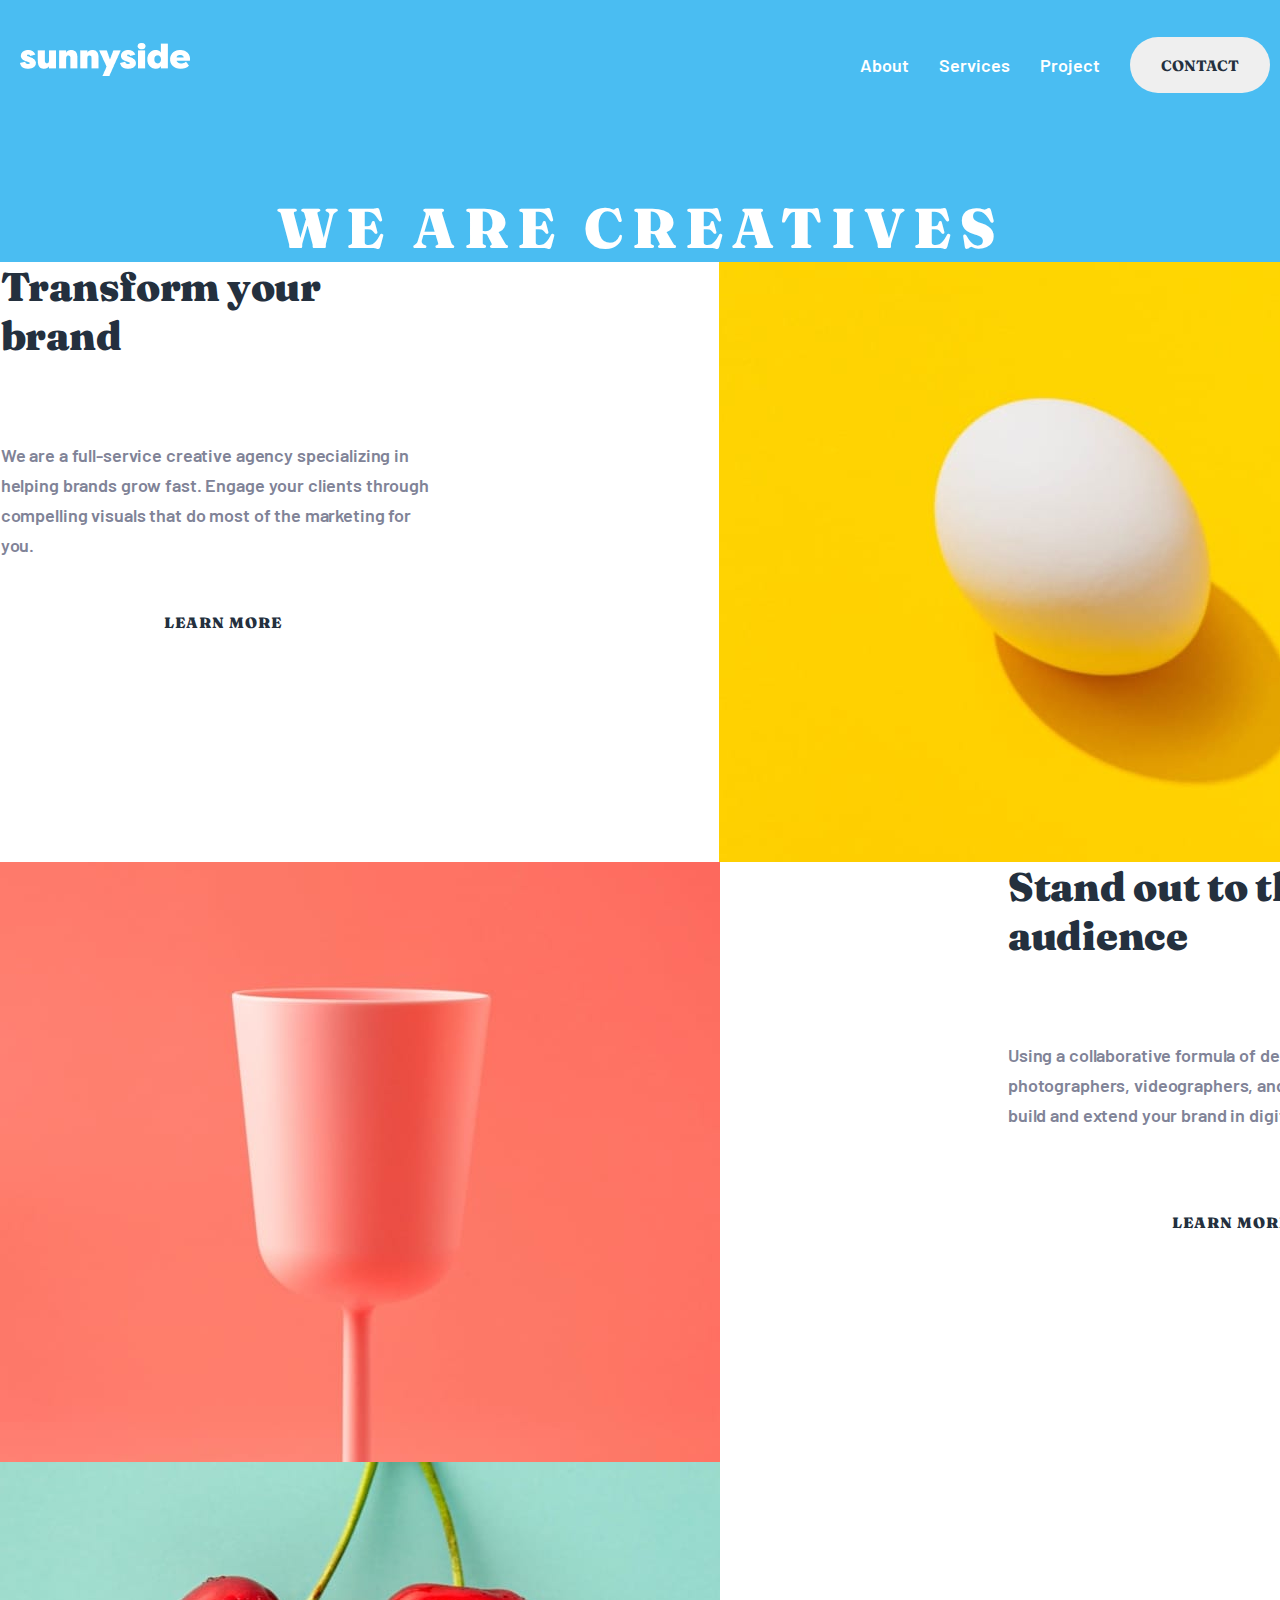
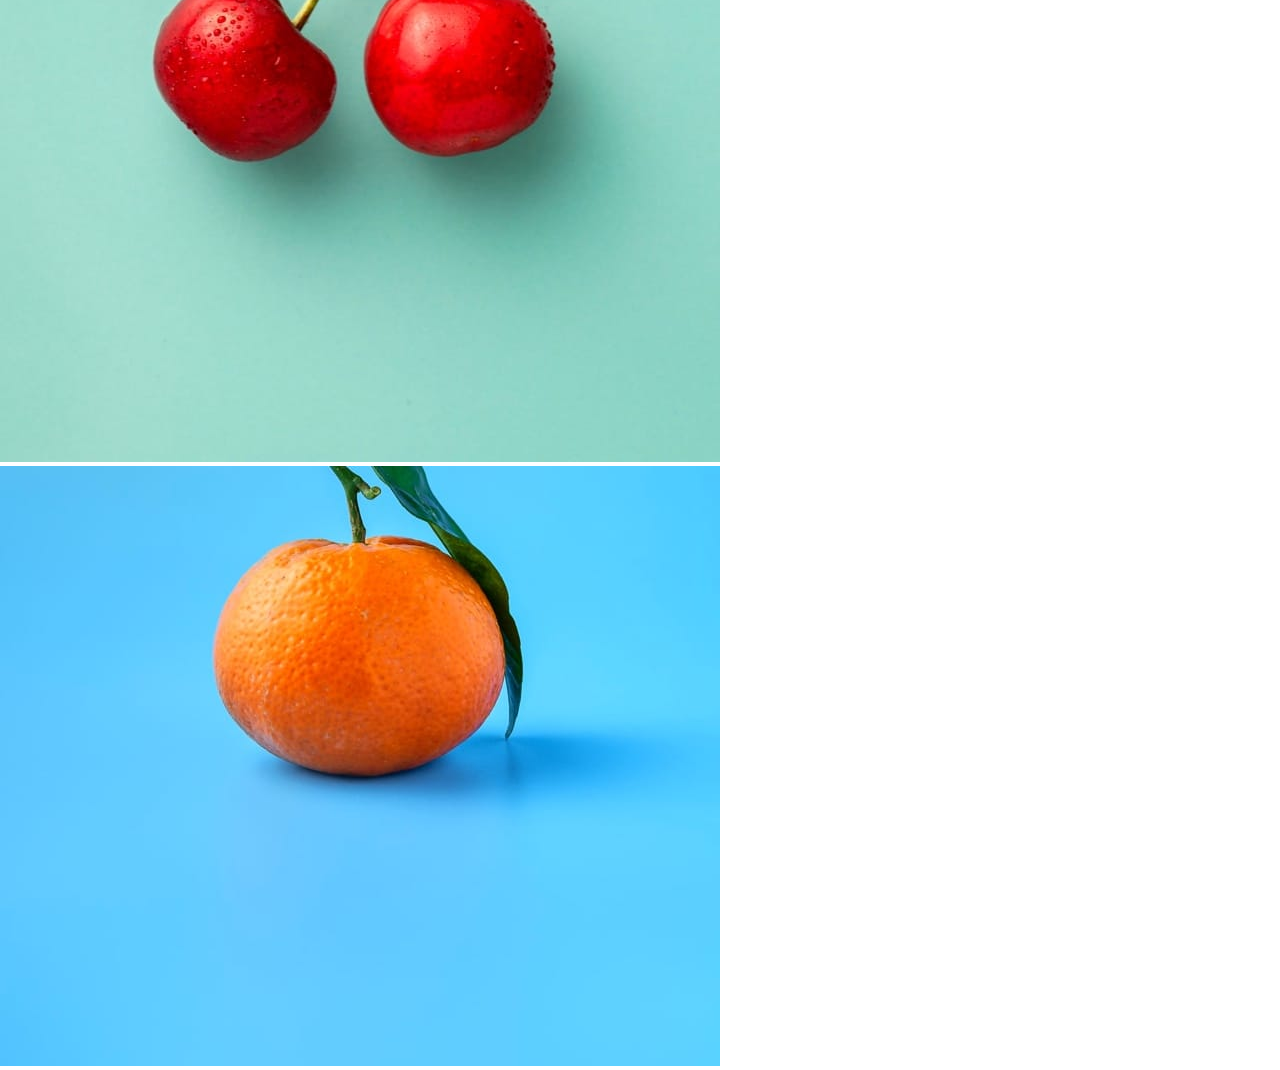
<file: trabalho/index.html>
<!DOCTYPE html>
<html lang="en">
  <head>
    <meta charset="UTF-8" />
    <meta http-equiv="X-UA-Compatible" content="IE=edge" />
    <meta name="viewport" content="width=device-width, initial-scale=1.0" />
    <title>Welcome to Sunnyside</title>
    <link rel="stylesheet" href="styles.css" />
  </head>
  <body>
    <header>
      <div class="main-header">
        <div class="sunnyimg">
          <img src="/images/desktop/sunnyside.png" alt="sunnyimg" />
        </div>
        <div class="flex-header">
          <p>About</p>
          <p>Services</p>
          <p>Project</p>
          <button>CONTACT</button>
        </div>
        <div class="creative">
          <p>We are Creatives</p>
        </div>
      </div>
    </header>

    <section class="first-section">
      <h1 class="first-section-h1">
        Transform your <br />
        brand
      </h1>
      <p class="first-section-p">
        We are a full-service creative agency specializing in <br />
        helping brands grow fast. Engage your clients through <br />
        compelling visuals that do most of the marketing for you.
      </p>
      <p class="first-section-p2">LEARN MORE</p>
      <img src="/images/desktop/image-transform.jpg" alt="" />
    </section>

    <section class="second-section">
      <img src="/images/desktop/image-stand-out.jpg" alt="" />
      <h1 class="second-section-h1">
        Stand out to the right<br />
        audience
      </h1>
      <p class="second-section-p1">
        Using a collaborative formula of designers, researchers,<br />
        photographers, videographers, and copywriters, we’ll<br />
        build and extend your brand in digital places.
      </p>
      <p class="second-section-p2">LEARN MORE</p>
    </section>

    <section class="third-section">
      <img
        class="cherry"
        src="/images/desktop/image-graphic-design.jpg"
        alt=""
      />
      <img class="orange" src="/images/desktop/image-photography.jpg" alt="" />
    </section>
  </body>
</html>
</file>
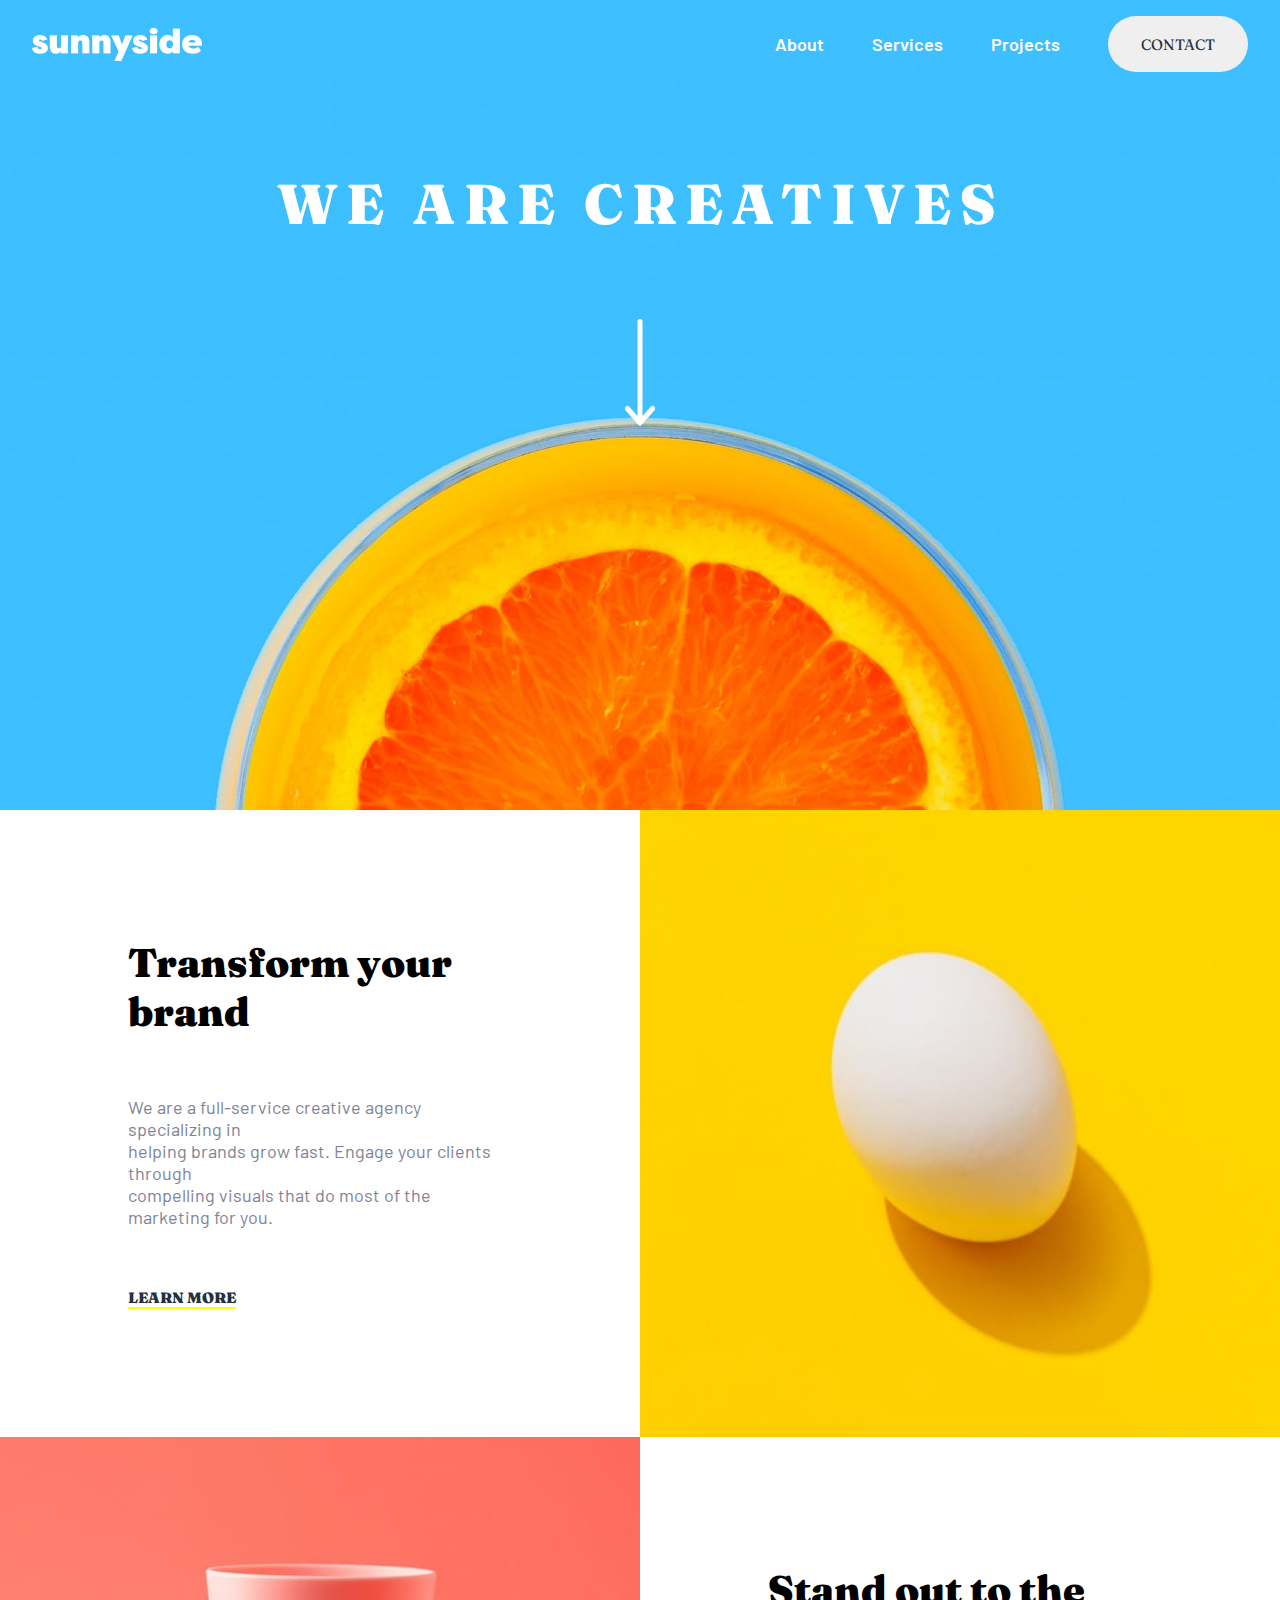
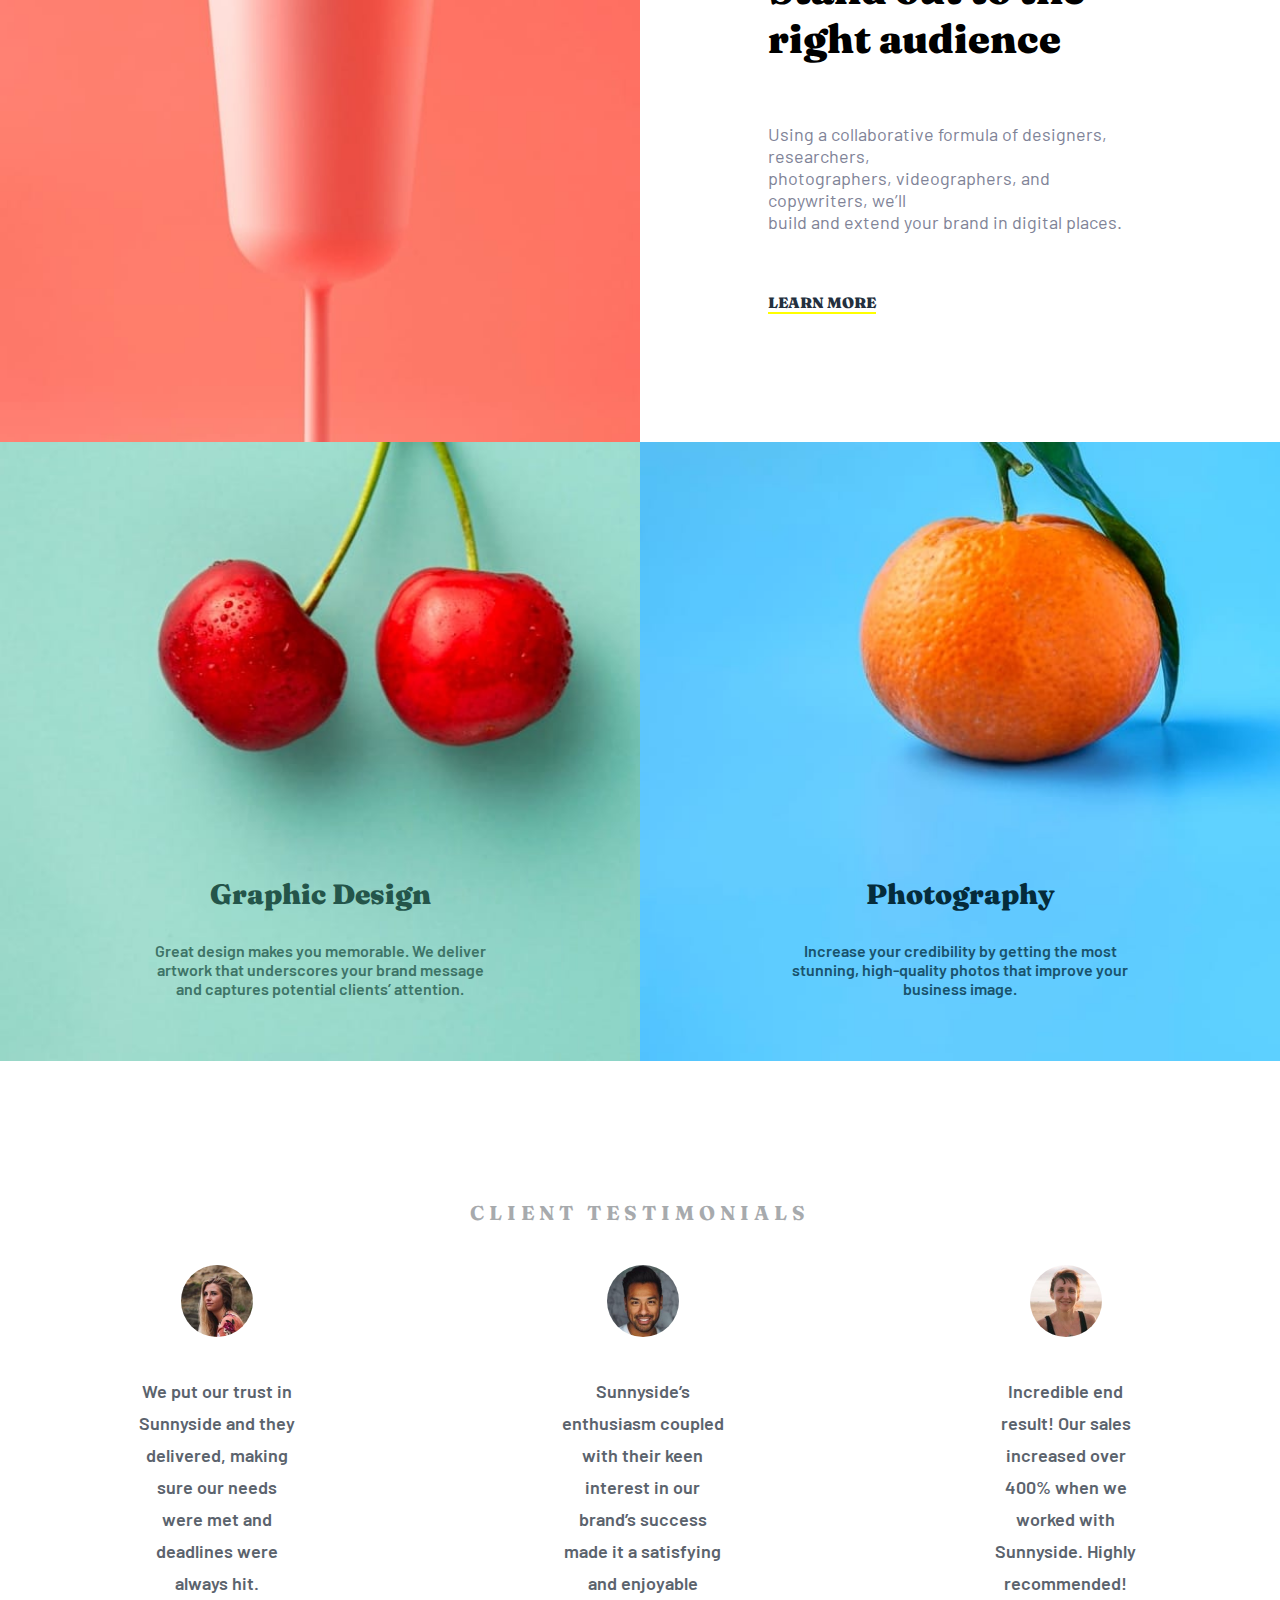
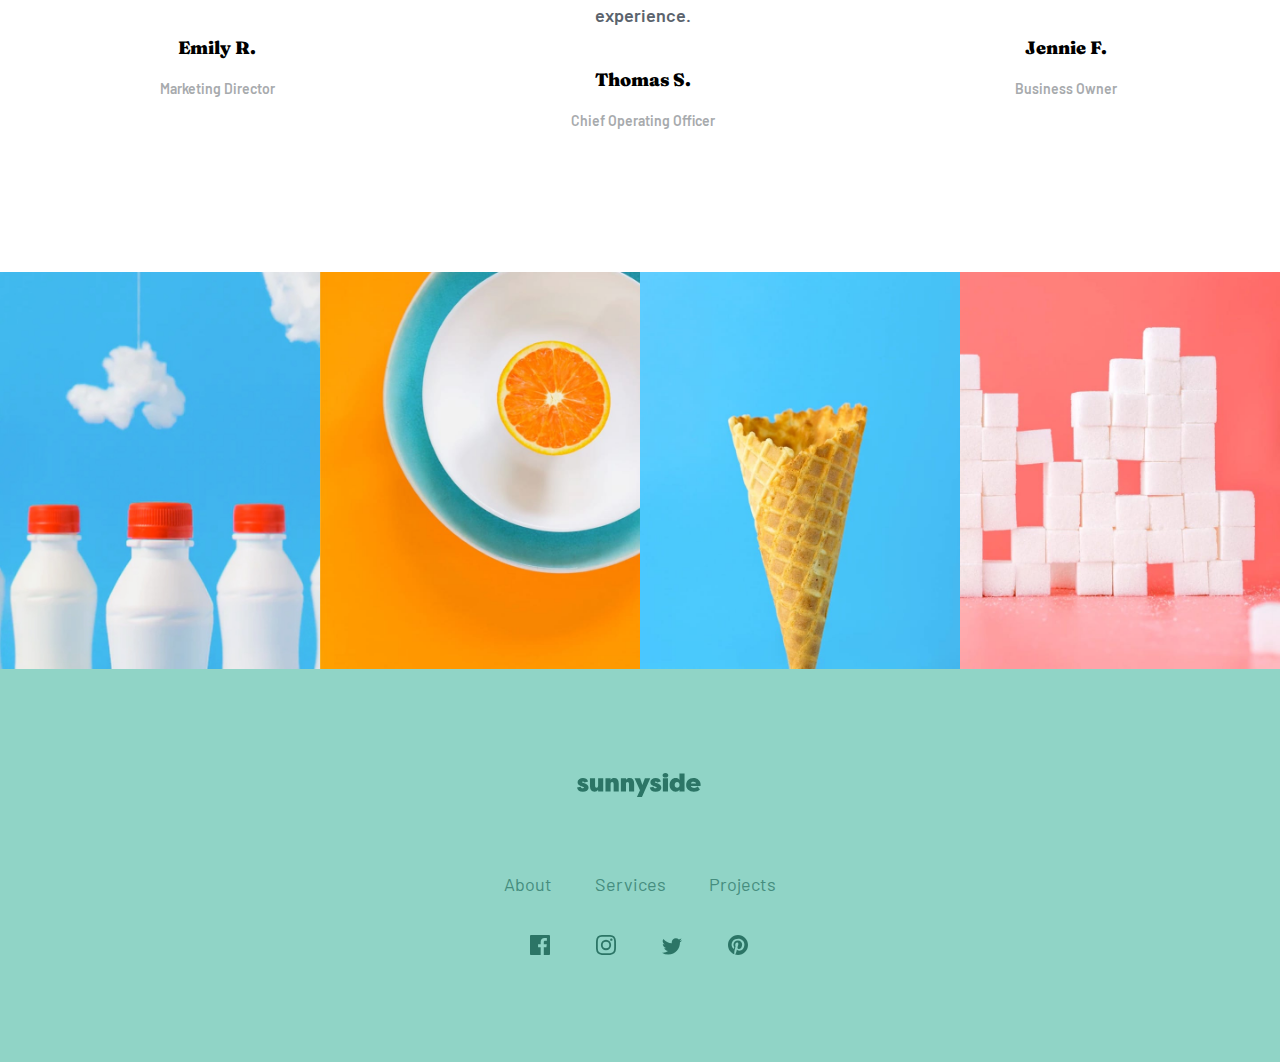
<file: trabalho2/index.html>
<!DOCTYPE html>
<html lang="en">
  <head>
    <meta charset="UTF-8" />
    <meta http-equiv="X-UA-Compatible" content="IE=edge" />
    <meta name="viewport" content="width=device-width, initial-scale=1.0" />
    <title>Sunnyside</title>
    <link rel="stylesheet" href="styles.css" />
  </head>
  <body>
    <header>
      <nav>
        <img src="/images/desktop/sunnyside.png" alt="" class="logo" />
        <div class="menu">
          <a href="">About</a>
          <a href="">Services</a>
          <a href="">Projects</a>
          <button class="contact">CONTACT</button>
        </div>
      </nav>
      <h1>We are Creatives</h1>
      <img
        src="/images/icon-arrow-down.svg"
        alt="arrow-down"
        class="arrow-down"
      />
    </header>
    <section class="learn-more">
      <div class="boxes b-txt">
        <h2>Transform your brand</h2>
        <p>
          We are a full-service creative agency specializing in<br />
          helping brands grow fast. Engage your clients through<br />
          compelling visuals that do most of the marketing for you.
        </p>
        <a href="">LEARN MORE</a>
      </div>
      <div class="boxes">
        <img src="/images/desktop/image-transform.jpg" alt="ovo" />
      </div>
      <div class="boxes">
        <img src="/images/desktop/image-stand-out.jpg" alt="" />
      </div>
      <div class="boxes b-txt">
        <h2>Stand out to the right audience</h2>
        <p>
          Using a collaborative formula of designers, researchers,<br />
          photographers, videographers, and copywriters, we’ll<br />
          build and extend your brand in digital places.
        </p>
        <a href="">LEARN MORE</a>
      </div>
      <div class="boxes cherry">
        <div class="box-content">
          <h2>Graphic Design</h2>
          <p>
            Great design makes you memorable. We deliver<br />
            artwork that underscores your brand message<br />
            and captures potential clients’ attention.
          </p>
        </div>
      </div>
      <div class="boxes orange">
        <div class="box-content">
          <h2>Photography</h2>
          <p>
            Increase your credibility by getting the most<br />
            stunning, high-quality photos that improve your<br />
            business image.
          </p>
        </div>
      </div>
    </section>
    <section class="client">
      <h4>CLIENT TESTIMONIALS</h4>
      <div class="client-box">
        <div class="client-card">
          <img src="/images/image-emily.jpg" alt="girl" />
          <p>
            We put our trust in Sunnyside and they delivered, making sure our
            needs were met and deadlines were always hit.
          </p>
          <div class="client-spans">
            <span class="client-name"> Emily R. </span>
            <span class="client-job">Marketing Director</span>
          </div>
        </div>
        <div class="client-card">
          <img src="/images/image-thomas.jpg" alt="boy" />
          <p>
            Sunnyside’s enthusiasm coupled with their keen interest in our
            brand’s success made it a satisfying and enjoyable experience.
          </p>
          <div class="client-spans">
            <span class="client-name"> Thomas S. </span>
            <span class="client-job">Chief Operating Officer</span>
          </div>
        </div>
        <div class="client-card">
          <img src="/images/image-jennie.jpg" alt="girl" />
          <p>
            Incredible end result! Our sales increased over 400% when we worked
            with Sunnyside. Highly recommended!
          </p>
          <div class="client-spans">
            <span class="client-name">Jennie F.</span>
            <span class="client-job">Business Owner</span>
          </div>
        </div>
      </div>
    </section>
    <section class="gallery">
      <img src="/images/desktop/image-gallery-milkbottles.jpg" alt="milk" />
      <img src="/images/desktop/image-gallery-orange.jpg" alt="orange3" />
      <img src="/images/desktop/image-gallery-cone.jpg" alt="cone" />
      <img
        src="/images/desktop/image-gallery-sugarcubes.jpg"
        alt="sugarcubes"
      />
    </section>
    <footer>
      <img src="/images/logo.svg" alt="logoimg">
      <div class="footer-menu">
        <a href="">About</a>
        <a href="">Services</a>
        <a href="">Projects</a>
      </div>
      <div class="footer-svg">
        <a href=""><img src="/images/icon-facebook.svg" alt=""></a>
        <a href=""><img src="/images/icon-instagram.svg" alt=""></a>
        <a href=""><img src="/images/icon-twitter.svg" alt=""></a>
        <a href=""><img src="/images/icon-pinterest.svg" alt=""></a>
      </div>
    </footer>
  </body>
</html>
</file>
<file: trabalho/styles.css>
@import url("https://fonts.googleapis.com/css2?family=Barlow:ital,wght@1,600&family=Fraunces:ital,wght@0,900;1,700;1,900&display=swap");
* {
  margin: 0;
  box-sizing: border-box;
  padding: 0;
}

body {
 
}
.main-header {
  background-color: #4abdf2;
  
}

.main-header p {
  font-family: Barlow;
  font-style: normal;
  font-weight: 600;
  font-size: 18px;
  color: white;
}

.main-header button {
  font-family: Fraunces;
  font-style: normal;
  font-weight: bold;
  font-size: 15px;
  color: #24303e;
  border-radius: 28px;
  border: none;
  width: 140px;
  height: 56px;
  margin-right: 10px;
}

.flex-header {
  display: flex;
  justify-content: flex-end;
  align-items: center;
  gap: 30px;
}

.sunnyimg {
  position: relative;
  top: 43px;
  left: 20px;
}
.creative p {
  font-family: "Fraunces";
  font-style: normal;
  font-weight: 900;
  font-size: 56px;
  text-align: center;
  letter-spacing: 8.75px;
  text-transform: uppercase;
  color: #ffffff;
  margin-top: 100px;
}

/* first section */

.first-section {
  display: flex;
  flex-direction: column;
  align-items: center;
  padding-right: 40rem;
  padding-top: 10rem;
  gap: 5rem;
  width: 1440px;
  height: 600px;
  padding: 0;
  flex-wrap: wrap;
}

.first-section-h1 {
  width: 445px;
  height: 98px;
  left: 165px;
  top: 958px;
  font-family: "Fraunces";
  font-style: normal;
  font-weight: 900;
  font-size: 40px;
  line-height: 49px;
  letter-spacing: -0.285714px;

  color: #24303e;
}

.first-section-p {
  width: 445px;
  height: 90px;
  left: 165px;
  top: 1088px;
  font-family: "Barlow";
  font-style: normal;
  font-weight: 600;
  font-size: 18px;
  line-height: 30px;
  letter-spacing: -0.128571px;
  color: #808397;
}

.first-section-p2 {
  height: 25px;
  font-family: "Fraunces";
  font-style: normal;
  font-weight: 900;
  font-size: 15px;
  line-height: 25px;
  letter-spacing: 1px;
  text-transform: uppercase;
  color: #24303e;
}

.first-section img {
  padding-left: 12rem;
}

/* second section */

.second-section {
    display: flex;
    flex-direction: column;
    align-items: center;
    padding-right: 40rem;
    padding-top: 10rem;
    gap: 5rem;
    width: 1440px;
    height: 600px;
    padding: 0;
    flex-wrap: wrap;
}

.second-section-h1 {
  width: 445px;
  height: 98px;
  left: 830px;
  top: 1557px;
  font-family: "Fraunces";
  font-style: normal;
  font-weight: 900;
  font-size: 40px;
  line-height: 49px;
  letter-spacing: -0.285714px;
  color: #24303e;
}

.second-section-p1 {
  width: 445px;
  height: 90px;
  left: 830px;
  top: 1688px;

  font-family: "Barlow";
  font-style: normal;
  font-weight: 600;
  font-size: 18px;
  line-height: 30px;
  letter-spacing: -0.128571px;
  color: #808397;
}

.second-section-p2 {
  font-family: "Fraunces";
  font-style: normal;
  font-weight: 900;
  font-size: 15px;
  line-height: 25px;
  letter-spacing: 1px;
  text-transform: uppercase;
  color: #24303e;
}

.second-section img{
    padding-right: 13rem;
}
</file>
<file: trabalho2/styles.css>
@import url("https://fonts.googleapis.com/css2?family=Barlow:ital,wght@1,600&family=Fraunces:ital,wght@0,900;1,700;1,900&display=swap");
* {
  margin: 0;
  box-sizing: border-box;
  padding: 0;
  font-family: "Barlow", sans-serif;
}

header {
  display: flex;
  flex-direction: column;
  justify-content: space-between;
  height: 90vh;
  background-image: url("/images/desktop/image-header.jpg");
  background-size: cover;
  background-position: center center;
  width: 100%;
  padding-bottom: 30%;
  align-items: center;
}
header nav {
  display: flex;
  width: 100%;
  justify-content: space-between;
  align-items: center;
  padding: 1rem 2rem;
}
header nav .menu {
  display: flex;
  gap: 3rem;
  align-items: center;
}
header nav .menu a {
  text-decoration: none;
  color: white;
  font-size: 18px;
  font-weight: 600;
}
header nav .menu .contact {
  border: none;
  height: 56px;
  width: 140px;
  font-family: "Fraunces";
  font-size: 15px;
  color: #24303e;
  border-radius: 28px;
}
header h1 {
  font-family: "Fraunces";
  font-size: 56px;
  font-style: normal;
  font-weight: 900;
  line-height: 69px;
  letter-spacing: 8.75px;
  text-align: center;
  color: white;
  text-transform: uppercase;
}
header .arrow-down {
  width: 30px;
  height: 107px;
}

.learn-more {
  display: flex;
  flex-wrap: wrap;
}
.learn-more .boxes {
  width: 50%;
}
.learn-more .boxes h2 {
  font-family: "Fraunces";
  font-size: 40px;
  font-weight: 900;
}
.learn-more .boxes p {
  font-family: "Barlow";
  font-size: 18px;
  color: #808397;
}
.learn-more .boxes a {
  font-family: "Fraunces";
  font-size: 15px;
  border-bottom: 2px solid yellow;
  font-weight: 900;
  color: #24303e;
  text-decoration: none;
}
.learn-more .boxes img {
  width: 100%;
  height: 100%;
}
.learn-more .boxes .box-content {
  position: relative;
  top: 435px;
}
.learn-more .b-txt {
  padding: 10%;
  gap: 60px;
  display: flex;
  flex-direction: column;
  align-items: flex-start;
}
.learn-more .cherry {
  background-image: url("/images/desktop/image-graphic-design.jpg");
  height: 619px;
  background-size: cover;
}
.learn-more .cherry h2 {
  font-family: "Fraunces";
  font-size: 28px;
  text-align: center;
  margin-bottom: 30px;
  color: #24554a;
}
.learn-more .cherry p {
  font-family: "Barlow";
  font-size: 16px;
  font-style: normal;
  font-weight: 600;
  text-align: center;
  color: #3e7467;
}
.learn-more .orange {
  background-image: url("/images/desktop/image-photography.jpg");
  height: 619px;
  background-size: cover;
}
.learn-more .orange h2 {
  font-family: "Fraunces";
  font-size: 28px;
  text-align: center;
  margin-bottom: 30px;
  color: #052c3b;
}
.learn-more .orange p {
  font-family: "Barlow";
  font-size: 16px;
  font-style: normal;
  font-weight: 600;
  text-align: center;
  color: #19536c;
}

.client {
  padding: 139px;
  display: flex;
  flex-direction: column;
  align-items: center;
}
.client h4 {
  margin-bottom: 40px;
  font-family: "Fraunces";
  font-size: 20px;
  line-height: 25px;
  letter-spacing: 5px;
  text-align: center;
  color: #a7aaad;
}
.client p {
  font-family: "Barlow";
  font-size: 18px;
  font-weight: 600;
  line-height: 32px;
  text-align: center;
  color: #5B636D;
}
.client-box {
  display: flex;
  gap: 261px;
}
.client-box .client-card {
  display: flex;
  flex-direction: column;
  gap: 38px;
  align-items: center;
}
.client-box .client-card p {
  text-align: center;
}
.client-box .client-card img {
  border-radius: 50%;
  width: 72px;
  height: 72px;
}
.client-box .client-card .client-spans {
  display: flex;
  flex-direction: column;
  gap: 17px;
  align-items: center;
}
.client-box .client-card .client-spans .client-name {
  font-family: "Fraunces";
  font-size: 18px;
  font-style: normal;
  font-weight: 900;
  line-height: 22px;
}
.client-box .client-card .client-spans .client-job {
  font-family: "Barlow";
  font-size: 14px;
  font-style: normal;
  font-weight: 600;
  line-height: 25px;
  color: #A7AAAD;
}

.gallery {
  display: flex;
  width: 100%;
}
.gallery img {
  width: 25%;
}

footer {
  display: flex;
  flex-direction: column;
  gap: 40px;
  background: #90d4c6;
  align-items: center;
  padding: 104px;
}
footer img {
  margin-left: 43px;
}
footer .footer-menu a {
  padding: 0 20px 0 20px;
  text-decoration: none;
  font-family: "Barlow";
  font-size: 18px;
  color: #458d7e;
}
footer .footer-svg {
  margin-right: 46px;
}

/*# sourceMappingURL=styles.css.map */
</file>
